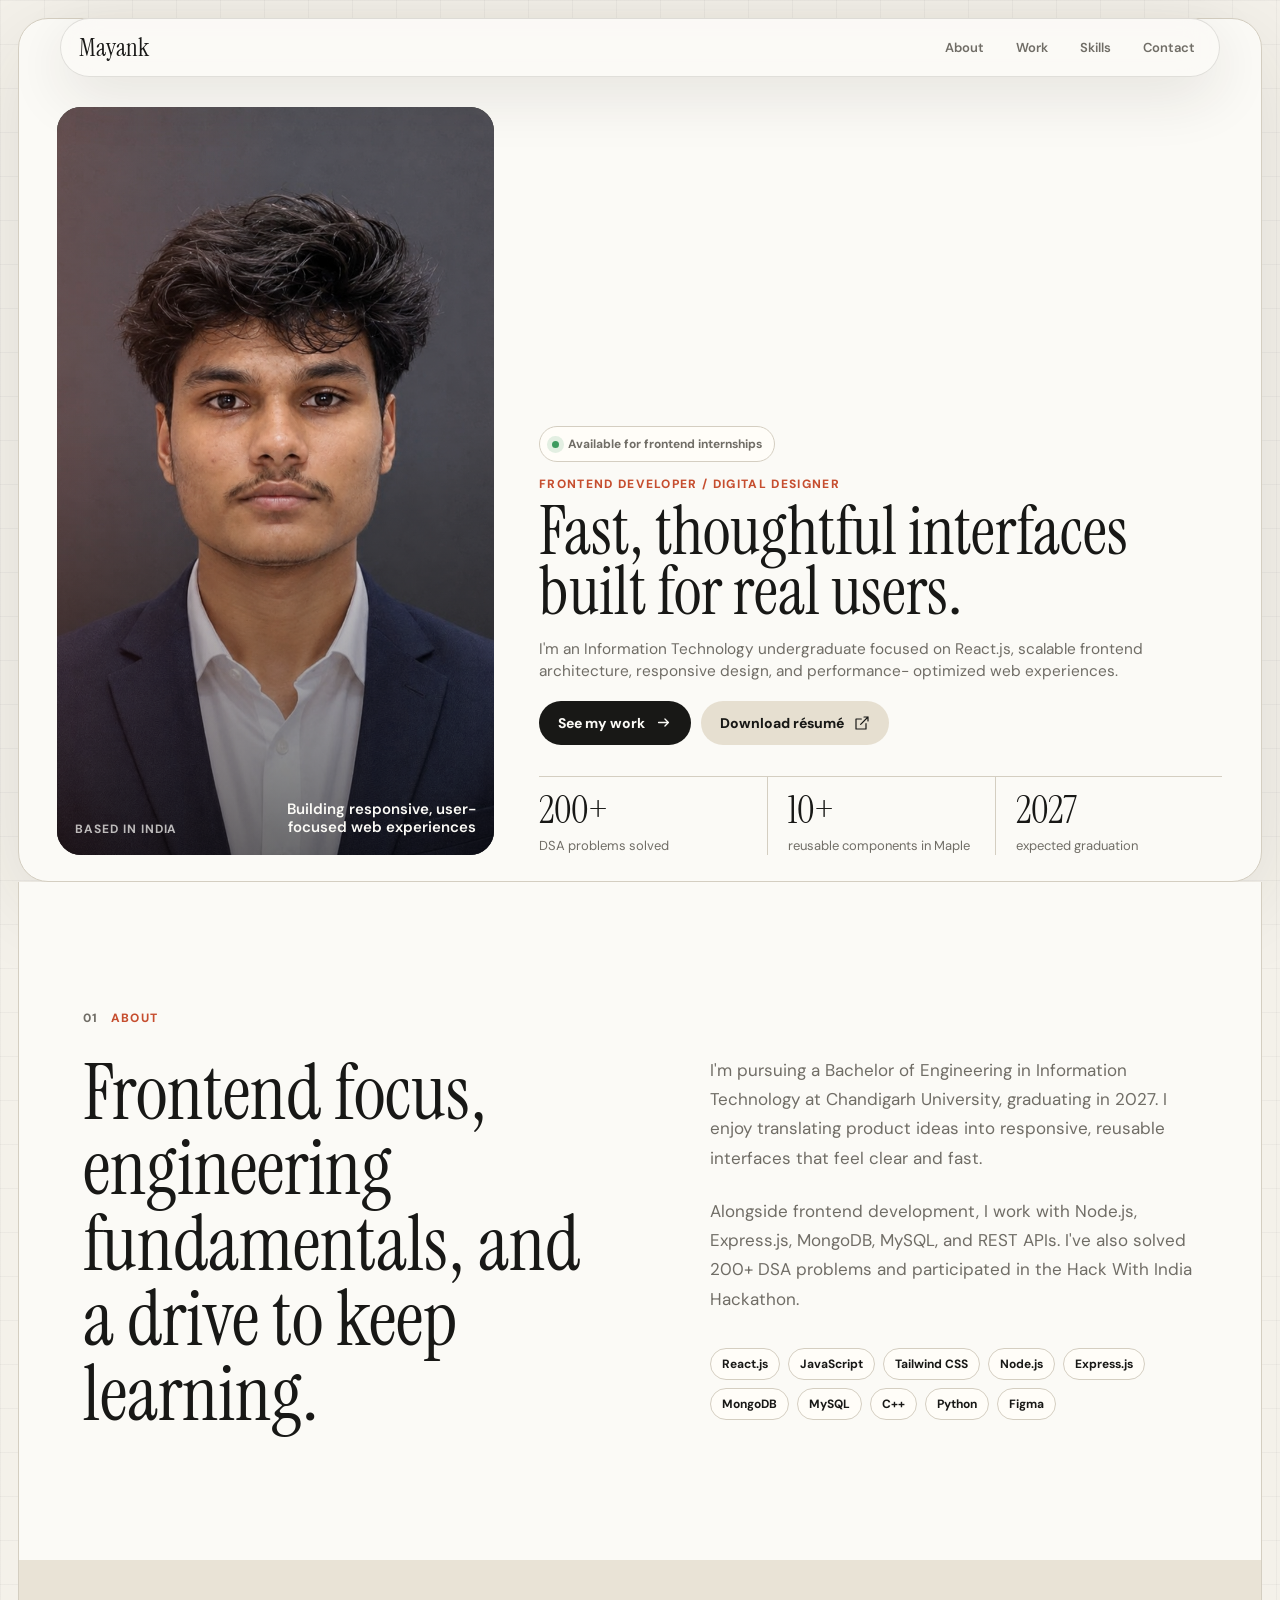
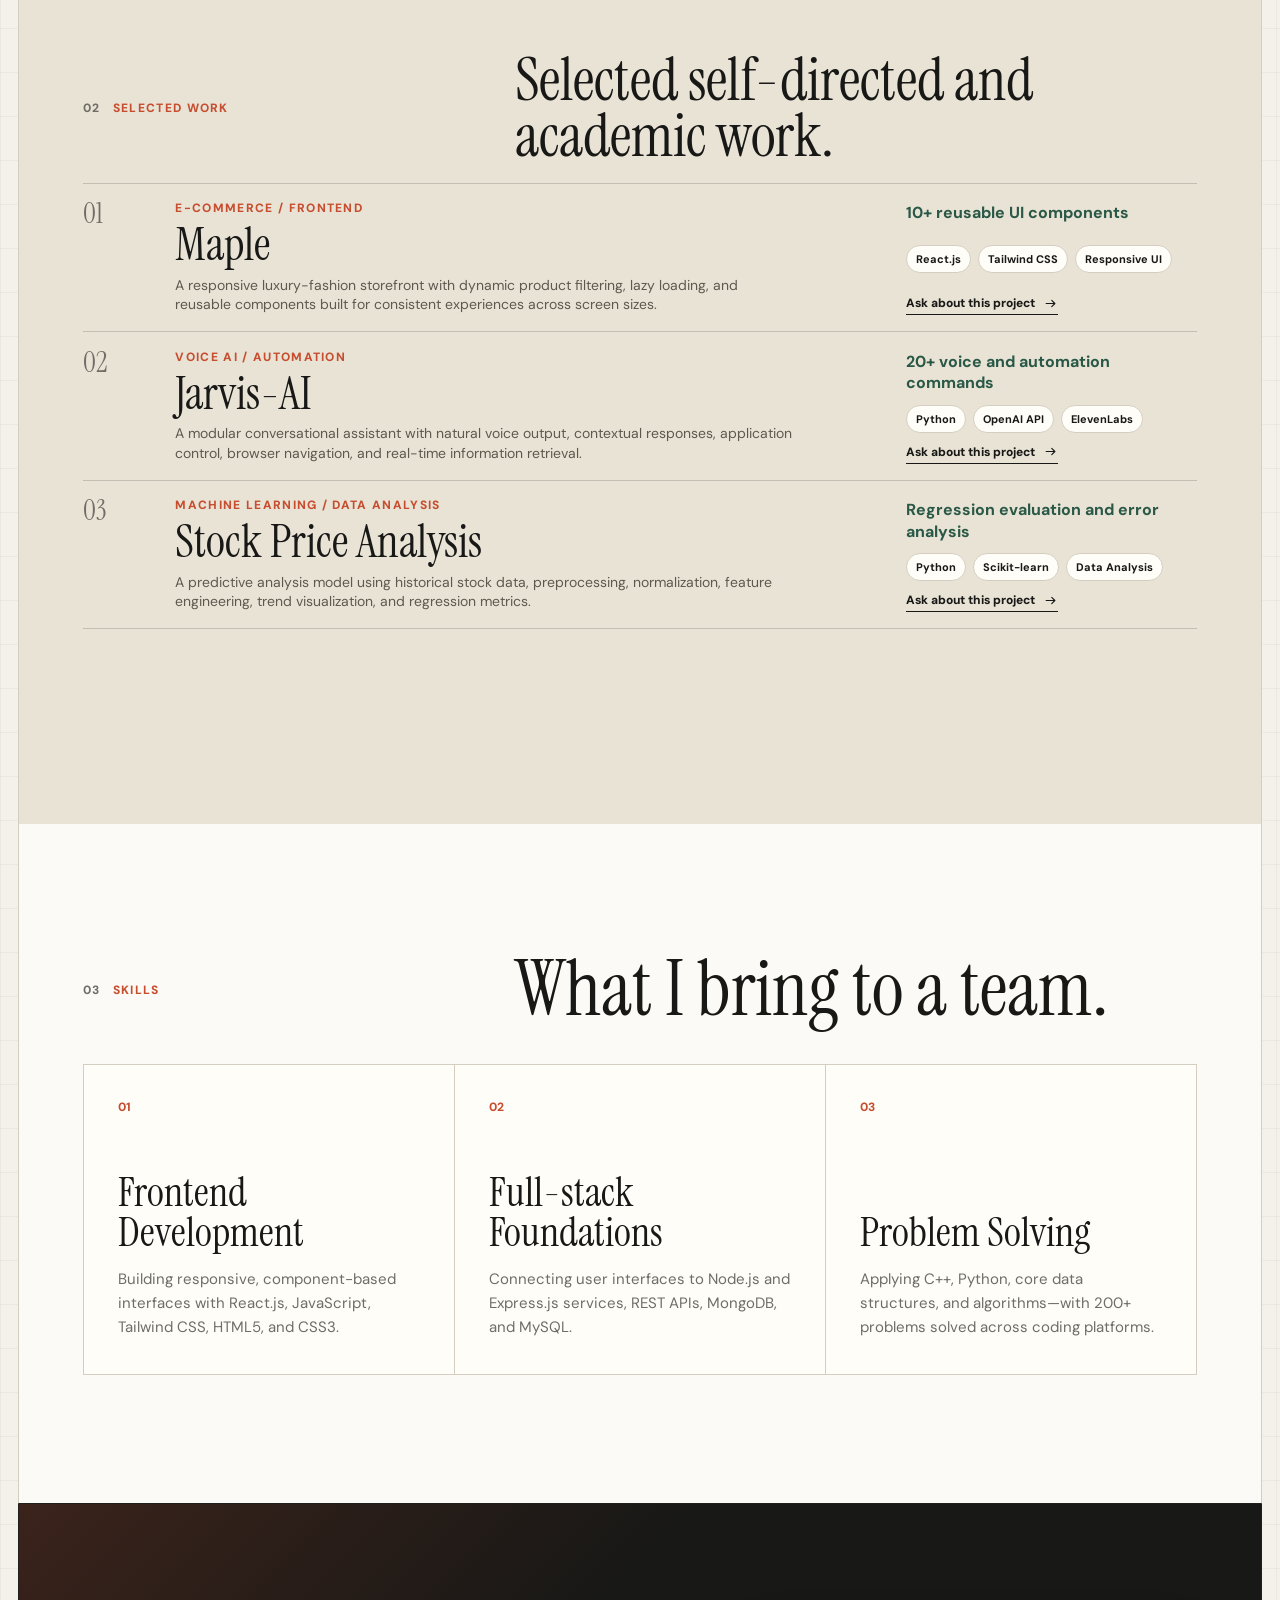
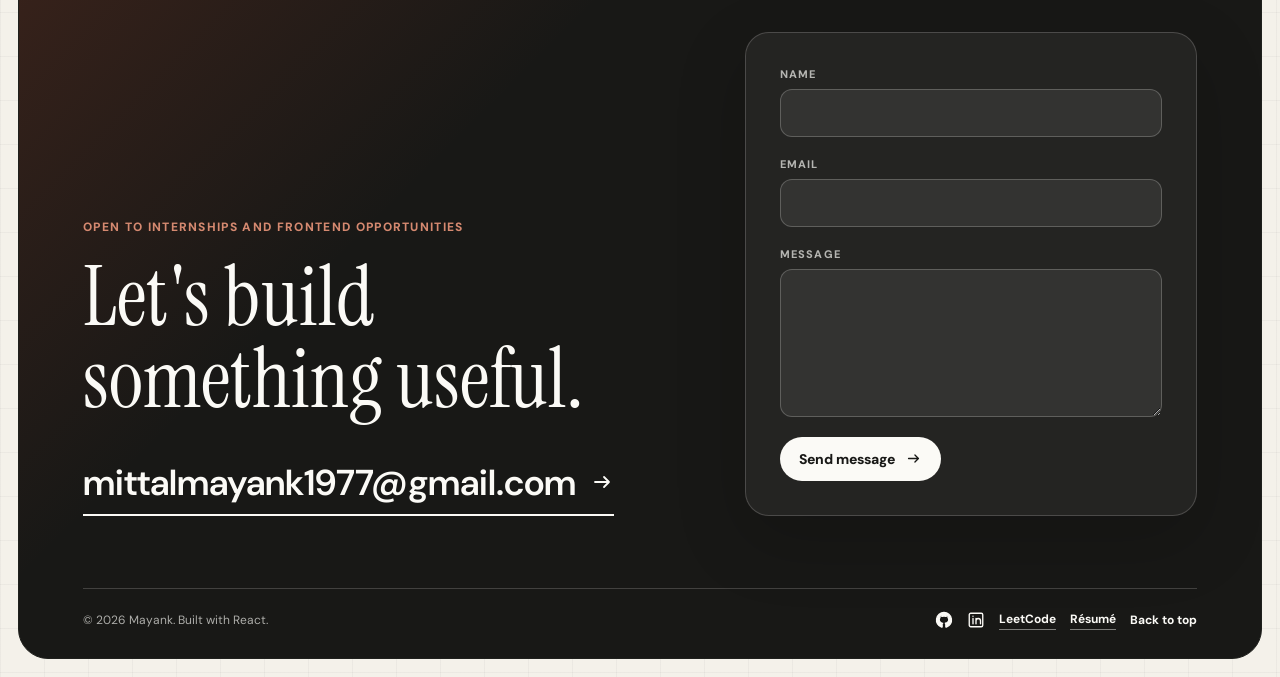
<file: index.html>
<!doctype html>
<html lang="en">
  <head>
    <meta charset="UTF-8" />
    <meta name="viewport" content="width=device-width, initial-scale=1.0" />
    <meta name="description" content="Mayank Mittal is a frontend developer building responsive React interfaces and practical full-stack web projects." />
    <meta name="robots" content="index, follow, max-image-preview:large" />
    <meta name="author" content="Mayank Mittal" />
    <meta name="theme-color" content="#f3efe5" />
    <link rel="canonical" href="https://mayank771-dev.github.io/" />

    <meta property="og:type" content="website" />
    <meta property="og:site_name" content="Mayank Mittal Portfolio" />
    <meta property="og:title" content="Mayank Mittal — Frontend Developer" />
    <meta property="og:description" content="Responsive React interfaces and practical full-stack web projects by Mayank Mittal." />
    <meta property="og:url" content="https://mayank771-dev.github.io/" />
    <meta property="og:image" content="https://mayank771-dev.github.io/assets/manu-portrait.png" />
    <meta property="og:image:alt" content="Portrait of Mayank Mittal" />

    <meta name="twitter:card" content="summary_large_image" />
    <meta name="twitter:title" content="Mayank Mittal — Frontend Developer" />
    <meta name="twitter:description" content="Responsive React interfaces and practical full-stack web projects by Mayank Mittal." />
    <meta name="twitter:image" content="https://mayank771-dev.github.io/assets/manu-portrait.png" />

    <script type="application/ld+json">
      {
        "@context": "https://schema.org",
        "@type": "Person",
        "name": "Mayank Mittal",
        "url": "https://mayank771-dev.github.io/",
        "image": "https://mayank771-dev.github.io/assets/manu-portrait.png",
        "jobTitle": "Frontend Developer",
        "address": {
          "@type": "PostalAddress",
          "addressCountry": "IN"
        },
        "sameAs": [
          "https://github.com/Mayank771-Dev",
          "https://www.linkedin.com/in/mayank-mittal-4ba08528b/",
          "https://leetcode.com/u/554IKisusi/"
        ]
      }
    </script>
    <title>Mayank Mittal — Frontend Developer</title>
    <script type="module" crossorigin src="/assets/index-BgAysgDZ.js"></script>
    <link rel="stylesheet" crossorigin href="/assets/index-cXRyEhu8.css">
  </head>
  <body>
    <div id="root"></div>
  </body>
</html>
</file>
<file: assets/index-cXRyEhu8.css>
@import "https://fonts.googleapis.com/css2?family=DM+Sans:wght@400;500;600;700&family=Instrument+Serif:ital@0;1&display=swap";:root{color:#181816;font-synthesis:none;text-rendering:optimizelegibility;background:#f4f1ea;font-family:DM Sans,Arial,sans-serif}*{box-sizing:border-box}html{scroll-behavior:smooth}section{scroll-margin-top:76px}body{background-color:#f4f1ea;background-image:linear-gradient(#18181609 1px,#0000 1px),linear-gradient(90deg,#18181609 1px,#0000 1px),none;background-position:0 0,0 0,0 0;background-repeat:repeat,repeat,repeat;background-size:44px 44px;background-attachment:scroll,scroll,scroll;background-origin:padding-box,padding-box,padding-box;background-clip:border-box,border-box,border-box;min-width:320px;margin:0}button,a{font:inherit}button{color:inherit}a{color:inherit;text-decoration:none}.site{--ink:#181816;--muted:#706d66;--paper:#fbfaf6;--paper-2:#eeebe2;--line:#d4cec1;--accent:#c64e2f;--green:#295846;width:min(1440px,100%);min-height:100vh;color:var(--ink);margin:0 auto;padding:18px}.site-header{z-index:30;-webkit-backdrop-filter:blur(18px);backdrop-filter:blur(18px);background:#fbfaf6d6;border:1px solid #1818161f;border-radius:999px;justify-content:space-between;align-items:center;width:min(1160px,100% - 36px);padding:10px 10px 10px 18px;transition:top .35s,width .35s,padding .35s,background .35s,box-shadow .35s;display:flex;position:fixed;top:18px;left:50%;transform:translate(-50%);box-shadow:0 18px 60px #2a23191c}.site-header.scrolled{background:#fbfaf6f0;width:min(920px,100% - 36px);padding-top:7px;padding-bottom:7px;top:10px;box-shadow:0 12px 38px #2a231924}.monogram{font-family:Instrument Serif,serif;font-size:25px;line-height:1;position:relative}.monogram:after{content:"";transform-origin:100%;background:currentColor;height:1px;transition:transform .28s;position:absolute;bottom:-5px;left:0;right:0;transform:scaleX(0)}.monogram:hover:after,.monogram:focus-visible:after{transform-origin:0;transform:scaleX(1)}.nav{align-items:center;gap:4px;display:flex}.nav-item,.menu-toggle,.button{cursor:pointer;border:0}.nav-item{isolation:isolate;color:var(--muted);background:0 0;border-radius:999px;padding:10px 14px;font-size:13px;font-weight:600;transition:color .24s,transform .24s;position:relative}.nav-item:before{content:"";z-index:-1;border-radius:inherit;opacity:0;background:#ebe6db;transition:opacity .24s,transform .24s;position:absolute;inset:2px;transform:scale(.86)}.nav-item:hover,.nav-item.active{color:var(--ink);background:0 0}.nav-item:hover{transform:translateY(-1px)}.nav-item:hover:before,.nav-item.active:before{opacity:1;transform:scale(1)}.nav-item:focus-visible,.button:focus-visible,.monogram:focus-visible,.project-meta a:focus-visible{outline:2px solid var(--accent);outline-offset:3px}.menu-toggle{background:#ebe6db;border-radius:999px;place-items:center;width:42px;height:42px;display:none}.hero{border:1px solid var(--line);background:var(--paper);border-radius:30px;grid-template-columns:minmax(330px,.82fr) minmax(0,1.18fr);align-items:stretch;gap:clamp(24px,5vw,76px);min-height:calc(100vh - 36px);padding:106px clamp(18px,4vw,56px) clamp(18px,4vw,56px);display:grid;box-shadow:0 24px 90px #2a23191a}.hero-media{background:#22231f;border-radius:24px;min-height:560px;position:relative;overflow:hidden}.hero-media:after{content:"";pointer-events:none;background:linear-gradient(#0000 42%,#0000008f),linear-gradient(90deg,#c64e2f2e,#0000 52%);position:absolute;inset:0}.hero-media img{object-fit:cover;object-position:center top;filter:saturate(.92)contrast(1.02);width:100%;height:100%;transform:scale(1.018) translate(var(--portrait-x,0), var(--portrait-y,0));transition:transform .45s cubic-bezier(.22,1,.36,1),filter .4s;display:block}.hero-media:hover img{filter:saturate()contrast(1.035)}.media-caption{z-index:2;color:#fbfaf6;justify-content:space-between;align-items:end;gap:18px;display:flex;position:absolute;bottom:18px;left:18px;right:18px}.media-caption span{color:#fbfaf6b8;letter-spacing:.08em;text-transform:uppercase;font-size:12px;font-weight:700}.media-caption strong{text-align:right;max-width:210px;font-size:15px;font-weight:600;line-height:1.25}.hero-copy{flex-direction:column;justify-content:end;padding:clamp(8px,3vw,28px) 0;display:flex}.availability{border:1px solid var(--line);width:fit-content;color:var(--muted);background:#fffdf8;border-radius:999px;align-items:center;gap:9px;margin:0 0 auto;padding:9px 12px;font-size:12px;font-weight:700;display:flex}.availability span{background:#3e9a5f;border-radius:999px;width:7px;height:7px;box-shadow:0 0 0 5px #3e9a5f24}.eyebrow,.section-label,.project-type,.contact-note{color:var(--accent);letter-spacing:.11em;text-transform:uppercase;font-size:12px;font-weight:800}.eyebrow{margin:80px 0 16px}.hero h1{max-width:820px;margin:0;font-family:Instrument Serif,Georgia,serif;font-size:clamp(62px,8.6vw,126px);font-weight:400;line-height:.88}.intro{max-width:650px;color:var(--muted);margin:28px 0 0;font-size:clamp(17px,1.6vw,21px);line-height:1.6}.hero-actions{flex-wrap:wrap;gap:10px;margin-top:34px;display:flex}.button{border-radius:999px;justify-content:center;align-items:center;gap:10px;min-height:50px;padding:0 19px;font-size:14px;font-weight:800;transition:transform .2s,box-shadow .2s,background .2s;display:inline-flex}.button:hover{transform:translateY(-2px);box-shadow:0 14px 34px #2a231924}.button svg,.project-meta a svg{transition:transform .25s}.button:hover svg,.project-meta a:hover svg{transform:translate(3px,-1px)}.button.primary{color:#fbfaf6;background:var(--ink)}.button.secondary{color:var(--ink);background:#e6dfd0}.hero-stats{border-top:1px solid var(--line);grid-template-columns:repeat(3,1fr);gap:0;margin:clamp(54px,8vw,96px) 0 0;display:grid}.hero-stats div{padding:20px 20px 0 0}.hero-stats div+div{border-left:1px solid var(--line);padding-left:20px}.hero-stats dt{font-family:Instrument Serif,Georgia,serif;font-size:clamp(35px,4vw,58px);line-height:1}.hero-stats dd{color:var(--muted);margin:8px 0 0;font-size:13px;line-height:1.35}.section-shell{border-right:1px solid var(--line);border-left:1px solid var(--line);background:var(--paper);padding:clamp(76px,10vw,142px) clamp(18px,5vw,72px)}.section-label{align-items:center;gap:12px;margin-bottom:30px;display:flex}.section-label span{color:var(--muted)}.about-layout{grid-template-columns:minmax(0,1.05fr) minmax(300px,.95fr);align-items:start;gap:clamp(34px,7vw,92px);display:grid}.about-layout h2,.section-heading h2,.contact h2{margin:0;font-family:Instrument Serif,Georgia,serif;font-size:clamp(45px,6vw,86px);font-weight:400;line-height:.98}.about-copy{color:var(--muted);font-size:17px;line-height:1.72}.about-copy p{margin:0}.about-copy p+p{margin-top:24px}.skill-row{flex-wrap:wrap;gap:8px;margin-top:34px;display:flex}.skill-row span,.project-meta span{border:1px solid var(--line);min-height:32px;color:var(--ink);background:#fffdf8;border-radius:999px;align-items:center;padding:0 11px;font-size:12px;font-weight:700;display:inline-flex}.projects{background:#e9e3d6}.section-heading{grid-template-columns:.7fr 1.3fr;align-items:end;gap:clamp(24px,5vw,70px);margin-bottom:48px;display:grid}.section-heading.compact{margin-bottom:36px}.project-list{border-top:1px solid #1818162e}.project-card{border-bottom:1px solid #1818162e;grid-template-columns:80px minmax(0,1fr) minmax(260px,.44fr);gap:clamp(20px,4vw,58px);padding:34px 0;transition:box-shadow .3s;display:grid;position:relative}.project-card:hover{box-shadow:inset 0 0 0 999px #fffdf857}.project-card>*{transition:transform .3s cubic-bezier(.22,1,.36,1)}.project-card:hover>*{transform:translate(8px)}.project-index{color:var(--muted);font-family:Instrument Serif,Georgia,serif;font-size:34px;line-height:1}.project-type{margin:0 0 14px}.project-card h3{margin:0;font-family:Instrument Serif,Georgia,serif;font-size:clamp(42px,6vw,78px);font-weight:400;line-height:.94;transition:color .25s}.project-card:hover h3{color:var(--accent)}.project-description{color:#5d594f;max-width:620px;margin:22px 0 0;font-size:16px;line-height:1.65}.project-meta{flex-direction:column;justify-content:space-between;gap:26px;padding-top:5px;display:flex}.project-meta strong{color:var(--green);font-size:18px;line-height:1.35}.project-meta div{flex-wrap:wrap;gap:7px;transition:opacity .25s,transform .3s;display:flex}.project-meta a{border-bottom:1px solid;align-items:center;gap:8px;width:fit-content;padding-bottom:6px;font-size:13px;font-weight:800;display:inline-flex}.service-grid{border-top:1px solid var(--line);border-left:1px solid var(--line);grid-template-columns:repeat(3,1fr);display:grid}.service-card{border-right:1px solid var(--line);border-bottom:1px solid var(--line);background:#fffdf8;flex-direction:column;min-height:310px;padding:clamp(24px,3vw,34px);display:flex}.service-card span{color:var(--accent);font-size:12px;font-weight:800}.service-card h3{margin:auto 0 15px;font-family:Instrument Serif,Georgia,serif;font-size:clamp(31px,3.2vw,43px);font-weight:400;line-height:1}.service-card p{color:var(--muted);margin:0;font-size:15px;line-height:1.58}.contact{color:#fbfaf6;background:linear-gradient(135deg,#c64e2f33,#0000 34%),#181816;border:1px solid #1f201d;border-radius:0 0 30px 30px;grid-template-columns:minmax(0,1fr);gap:72px;padding:clamp(78px,10vw,138px) clamp(20px,5vw,72px) 28px;display:grid}.contact-layout{grid-template-columns:minmax(0,.95fr) minmax(360px,.75fr);align-items:end;gap:clamp(48px,7vw,100px);display:grid}.contact-note{color:#d58970;margin:0 0 22px}.contact h2{max-width:760px;font-size:clamp(56px,6.5vw,96px)}.email-link{border-bottom:2px solid;align-items:center;gap:14px;width:fit-content;margin-top:38px;padding-bottom:8px;font-size:clamp(22px,3vw,36px);font-weight:600;display:inline-flex}.contact-form{background:#fbfaf60e;border:1px solid #fbfaf62e;border-radius:24px;gap:20px;padding:clamp(22px,3vw,34px);display:grid;box-shadow:0 24px 70px #0000002e}.form-row{gap:8px;display:grid}.form-row label{color:#fbfaf6ad;letter-spacing:.1em;text-transform:uppercase;font-size:11px;font-weight:800}.form-row input,.form-row textarea{color:#fbfaf6;width:100%;font:inherit;background:#fbfaf612;border:1px solid #fbfaf638;border-radius:12px;outline:0;transition:border-color .2s,background .2s,box-shadow .2s}.form-row input{height:48px;padding:0 14px}.form-row textarea{resize:vertical;min-height:132px;padding:13px 14px;line-height:1.5}.form-row input:focus,.form-row textarea:focus{background:#fbfaf61a;border-color:#d58970;box-shadow:0 0 0 3px #d5897026}.form-honey{clip:rect(0 0 0 0);white-space:nowrap;width:1px;height:1px;position:absolute;overflow:hidden}.form-submit-row{align-items:center;gap:16px;display:flex}.contact-submit{color:var(--ink);background:#fbfaf6;flex:none}.contact-submit:disabled{cursor:wait;opacity:.6}.form-status{color:#fbfaf6c2;margin:0;font-size:12px;line-height:1.45}.form-status.success{color:#9cd2ac}.form-status.error{color:#f0ad96}footer{color:#fbfaf6a8;border-top:1px solid #fbfaf62e;justify-content:space-between;align-items:center;gap:20px;padding-top:22px;font-size:12px;display:flex}footer p{margin:0}.social-row{align-items:center;gap:14px;display:flex}.social-row a,.social-row button{color:#fbfaf6;align-items:center;display:inline-flex}.social-row button{cursor:pointer;background:0 0;border:0;padding:0;font-weight:700}.social-row .text-social{border-bottom:1px solid #fbfaf673;padding-bottom:2px;font-size:12px;font-weight:700;transition:border-color .2s,transform .2s}.social-row .text-social:hover{border-color:#fbfaf6;transform:translateY(-1px)}@media (prefers-reduced-motion:no-preference){.hero-entrance{animation:.8s cubic-bezier(.22,1,.36,1) both hero-reveal}.hero-entrance-copy{animation-delay:80ms}.hero-item{animation:.65s cubic-bezier(.22,1,.36,1) both hero-item-reveal;animation-delay:var(--enter-delay,0s)}[data-reveal]{opacity:0;transition:opacity .65s,transform .65s cubic-bezier(.22,1,.36,1);transform:translateY(22px)}[data-reveal].is-visible{opacity:1;transform:translateY(0)}.project-card[data-reveal]{transition:opacity .65s,transform .65s cubic-bezier(.22,1,.36,1),box-shadow .3s}}@keyframes hero-reveal{0%{opacity:0;transform:translateY(16px)scale(.985)}to{opacity:1;transform:translateY(0)scale(1)}}@keyframes hero-item-reveal{0%{opacity:0;transform:translateY(15px)}to{opacity:1;transform:translateY(0)}}@media (width>=981px){.hero{grid-template-columns:minmax(300px,.78fr) minmax(0,1.22fr);gap:clamp(24px,3.5vw,52px);height:calc(100svh - 36px);min-height:680px;max-height:920px;padding:88px clamp(18px,3vw,44px) 26px}.hero-media{min-height:0}.hero-copy{min-height:0;padding:0}.availability{margin:0 0 14px}.eyebrow{margin:0 0 10px}.hero h1{font-size:clamp(54px,5.2vw,78px);line-height:.9}.intro{margin-top:16px;font-size:clamp(15px,1.2vw,18px);line-height:1.45}.hero-actions{margin-top:18px}.button{min-height:44px}.hero-stats{margin-top:clamp(24px,3.5vh,38px)}.hero-stats div{padding-top:14px}.hero-stats dt{font-size:clamp(30px,3vw,42px)}.projects{min-height:calc(100svh - 36px);padding-top:92px;padding-bottom:28px}.projects .section-heading{align-items:center;margin-bottom:20px}.projects .section-heading h2{font-size:clamp(48px,4.7vw,68px);line-height:.92}.projects .section-label{margin-bottom:0}.project-card{grid-template-columns:54px minmax(0,1fr) minmax(240px,.42fr);gap:clamp(18px,3vw,42px);padding:clamp(14px,1.8vh,20px) 0}.project-index{font-size:28px}.project-type{margin-bottom:7px}.project-card h3{font-size:clamp(38px,3.6vw,50px);line-height:.92}.project-description{margin-top:10px;font-size:14px;line-height:1.42}.project-meta{gap:9px;padding-top:2px}.project-meta strong{font-size:16px}.project-meta span{min-height:28px;padding:0 9px;font-size:11px}.project-meta a{padding-bottom:3px;font-size:12px}}@media (width<=980px){.hero{grid-template-columns:1fr}.hero-media{min-height:520px}.availability{margin-bottom:0}.eyebrow{margin-top:58px}.about-layout,.section-heading{grid-template-columns:1fr}.project-card{grid-template-columns:58px 1fr}.project-meta{grid-column:2}.service-grid{grid-template-columns:1fr}.service-card{min-height:250px}.contact-layout{grid-template-columns:1fr}}@media (width<=700px){.site{padding:10px}.site-header{width:calc(100% - 20px);top:10px}.nav{border:1px solid var(--line);background:var(--paper);border-radius:18px;flex-direction:column;align-items:stretch;width:min(250px,100vw - 20px);padding:8px;display:none;position:absolute;top:58px;right:0;box-shadow:0 18px 45px #14141024}.nav.open{display:flex}.nav-item{text-align:left}.menu-toggle{display:grid}.hero{border-radius:24px;min-height:auto;padding:86px 14px 14px}.hero-media{border-radius:18px;min-height:390px}.media-caption{flex-direction:column;align-items:start}.media-caption strong{text-align:left}.hero h1{font-size:clamp(54px,18vw,82px)}.hero-stats{grid-template-columns:1fr}.hero-stats div+div{border-top:1px solid var(--line);border-left:0;padding-left:0}.hero-actions .button{width:100%}.section-shell,.contact{padding-left:18px;padding-right:18px}.contact{gap:54px}.contact-layout{gap:42px}.contact h2{font-size:clamp(52px,16vw,76px)}.email-link{overflow-wrap:anywhere;max-width:100%;font-size:clamp(17px,5vw,23px)}.contact-form{border-radius:18px;padding:20px 16px}.form-submit-row{flex-direction:column;align-items:stretch}.contact-submit{width:100%}.project-card{grid-template-columns:1fr}.project-meta{grid-column:auto}footer{flex-direction:column;align-items:flex-start}}@media (prefers-reduced-motion:reduce){html{scroll-behavior:auto}*,:before,:after{transition-duration:.01ms!important}}
</file>
